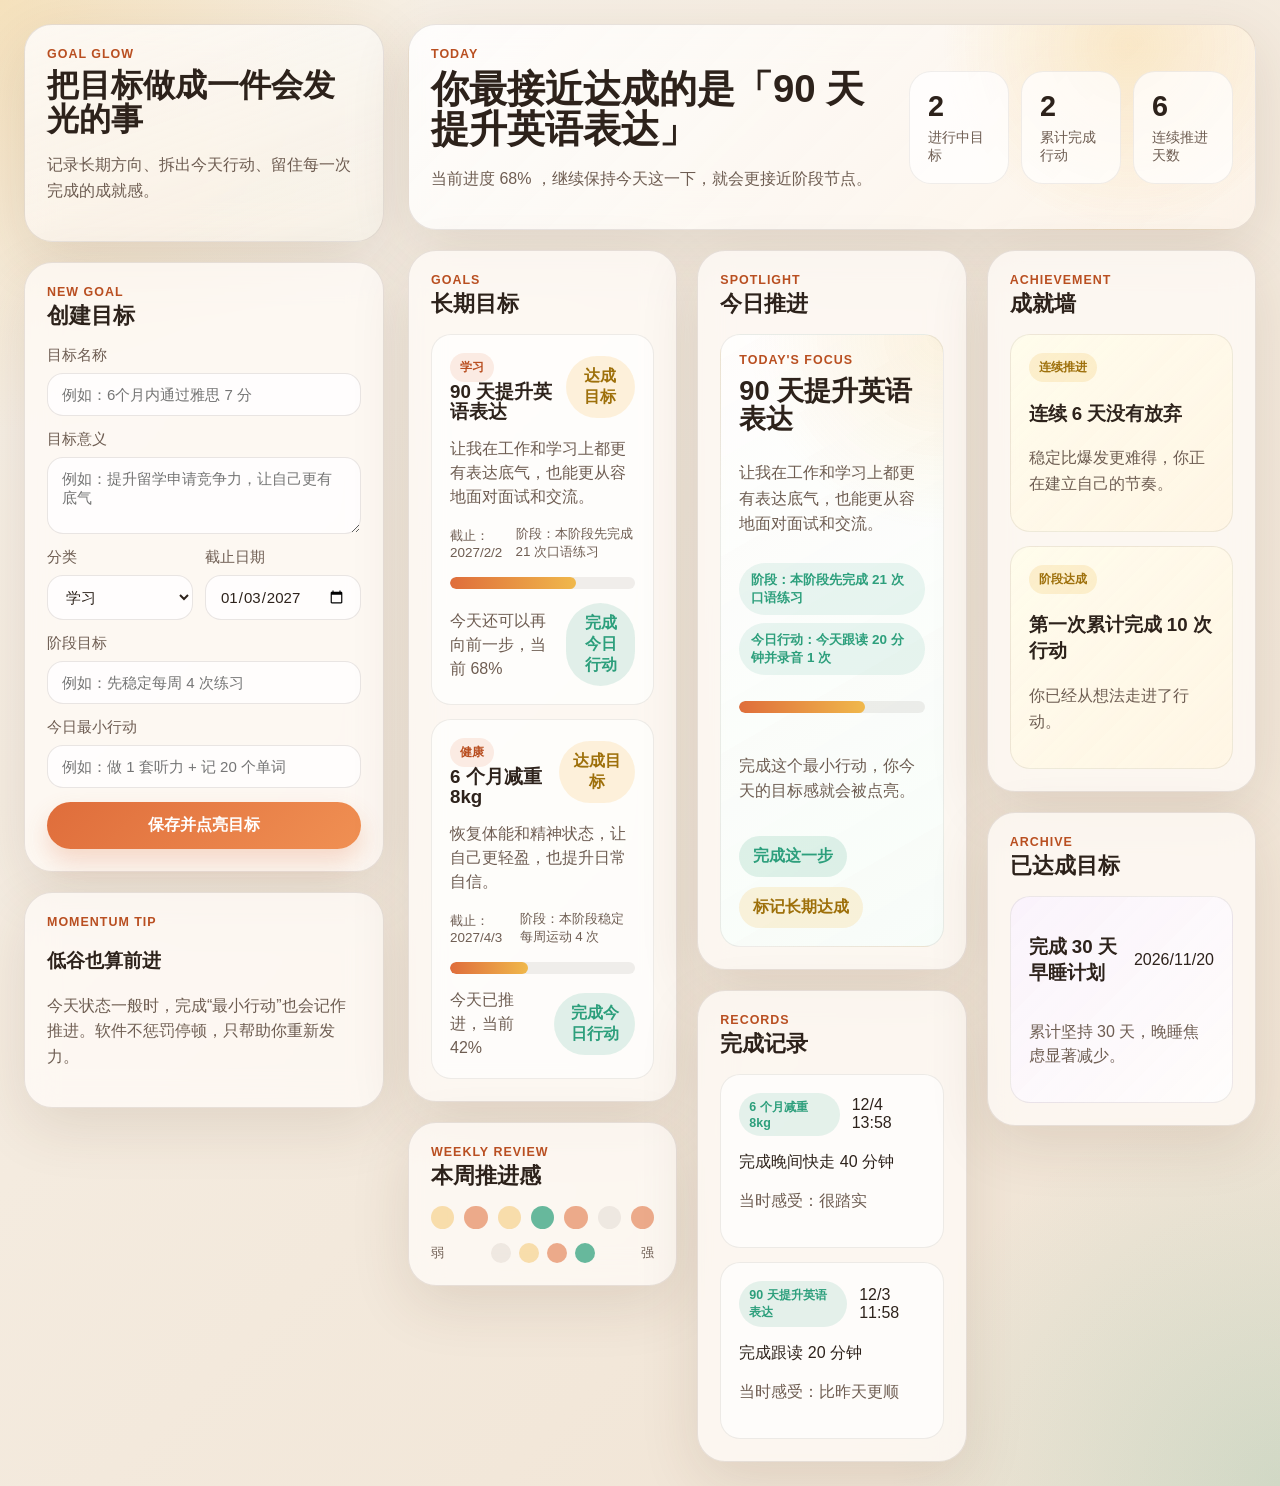
<file: index.html>
<!DOCTYPE html>
<html lang="zh-CN">
<head>
  <meta charset="UTF-8">
  <meta name="viewport" content="width=device-width, initial-scale=1.0">
  <title>Goal Glow - 目标管理 Demo</title>
  <link rel="stylesheet" href="style.css">
</head>
<body>
  <div class="app-shell">
    <aside class="sidebar">
      <div class="brand-card">
        <p class="eyebrow">Goal Glow</p>
        <h1>把目标做成一件会发光的事</h1>
        <p class="muted">记录长期方向、拆出今天行动、留住每一次完成的成就感。</p>
      </div>

      <section class="panel form-panel">
        <div class="section-heading">
          <div>
            <p class="eyebrow">New Goal</p>
            <h2>创建目标</h2>
          </div>
        </div>
        <form id="goal-form">
          <label>
            目标名称
            <input name="title" type="text" maxlength="48" placeholder="例如：6个月内通过雅思 7 分" required>
          </label>
          <label>
            目标意义
            <textarea name="why" rows="3" maxlength="160" placeholder="例如：提升留学申请竞争力，让自己更有底气"></textarea>
          </label>
          <div class="two-column">
            <label>
              分类
              <select name="category">
                <option value="学习">学习</option>
                <option value="健康">健康</option>
                <option value="事业">事业</option>
                <option value="财富">财富</option>
                <option value="生活">生活</option>
              </select>
            </label>
            <label>
              截止日期
              <input name="deadline" type="date" required>
            </label>
          </div>
          <label>
            阶段目标
            <input name="milestone" type="text" maxlength="40" placeholder="例如：先稳定每周 4 次练习">
          </label>
          <label>
            今日最小行动
            <input name="task" type="text" maxlength="40" placeholder="例如：做 1 套听力 + 记 20 个单词">
          </label>
          <button class="primary-btn" type="submit">保存并点亮目标</button>
        </form>
      </section>

      <section class="panel tip-panel">
        <p class="eyebrow">Momentum Tip</p>
        <h3>低谷也算前进</h3>
        <p class="muted">今天状态一般时，完成“最小行动”也会记作推进。软件不惩罚停顿，只帮助你重新发力。</p>
      </section>
    </aside>

    <main class="main-content">
      <section class="hero panel">
        <div>
          <p class="eyebrow">Today</p>
          <h2 id="hero-greeting">今天也在向目标靠近</h2>
          <p id="hero-summary" class="muted">完成一个小动作，也是在给未来的自己交付成果。</p>
        </div>
        <div class="hero-stats">
          <article>
            <span id="active-goals-count">0</span>
            <label>进行中目标</label>
          </article>
          <article>
            <span id="completed-tasks-count">0</span>
            <label>累计完成行动</label>
          </article>
          <article>
            <span id="streak-count">0</span>
            <label>连续推进天数</label>
          </article>
        </div>
      </section>

      <section class="content-grid">
        <div class="column">
          <section class="panel">
            <div class="section-heading">
              <div>
                <p class="eyebrow">Goals</p>
                <h2>长期目标</h2>
              </div>
            </div>
            <div id="goals-list" class="goals-list"></div>
          </section>

          <section class="panel">
            <div class="section-heading">
              <div>
                <p class="eyebrow">Weekly Review</p>
                <h2>本周推进感</h2>
              </div>
            </div>
            <div id="weekly-grid" class="weekly-grid"></div>
            <div class="weekly-caption">
              <span>弱</span>
              <div class="legend">
                <i class="heat heat-0"></i>
                <i class="heat heat-1"></i>
                <i class="heat heat-2"></i>
                <i class="heat heat-3"></i>
              </div>
              <span>强</span>
            </div>
          </section>
        </div>

        <div class="column">
          <section class="panel spotlight-panel">
            <div class="section-heading">
              <div>
                <p class="eyebrow">Spotlight</p>
                <h2>今日推进</h2>
              </div>
            </div>
            <div id="spotlight-card" class="spotlight-card"></div>
          </section>

          <section class="panel">
            <div class="section-heading">
              <div>
                <p class="eyebrow">Records</p>
                <h2>完成记录</h2>
              </div>
            </div>
            <div id="records-list" class="records-list"></div>
          </section>
        </div>

        <div class="column">
          <section class="panel achievement-panel">
            <div class="section-heading">
              <div>
                <p class="eyebrow">Achievement</p>
                <h2>成就墙</h2>
              </div>
            </div>
            <div id="achievement-list" class="achievement-list"></div>
          </section>

          <section class="panel">
            <div class="section-heading">
              <div>
                <p class="eyebrow">Archive</p>
                <h2>已达成目标</h2>
              </div>
            </div>
            <div id="archive-list" class="archive-list"></div>
          </section>
        </div>
      </section>
    </main>
  </div>

  <div id="celebration" class="celebration" aria-live="polite"></div>

  <template id="goal-card-template">
    <article class="goal-card">
      <div class="goal-card-top">
        <div>
          <span class="goal-category"></span>
          <h3 class="goal-title"></h3>
        </div>
        <button class="ghost-btn" data-action="archive">达成目标</button>
      </div>
      <p class="goal-why"></p>
      <div class="goal-meta">
        <span class="goal-deadline"></span>
        <span class="goal-milestone"></span>
      </div>
      <div class="progress-track">
        <div class="progress-fill"></div>
      </div>
      <div class="goal-footer">
        <span class="goal-progress-text"></span>
        <button class="secondary-btn" data-action="complete">完成今日行动</button>
      </div>
    </article>
  </template>

  <script src="app.js"></script>
</body>
</html>
</file>
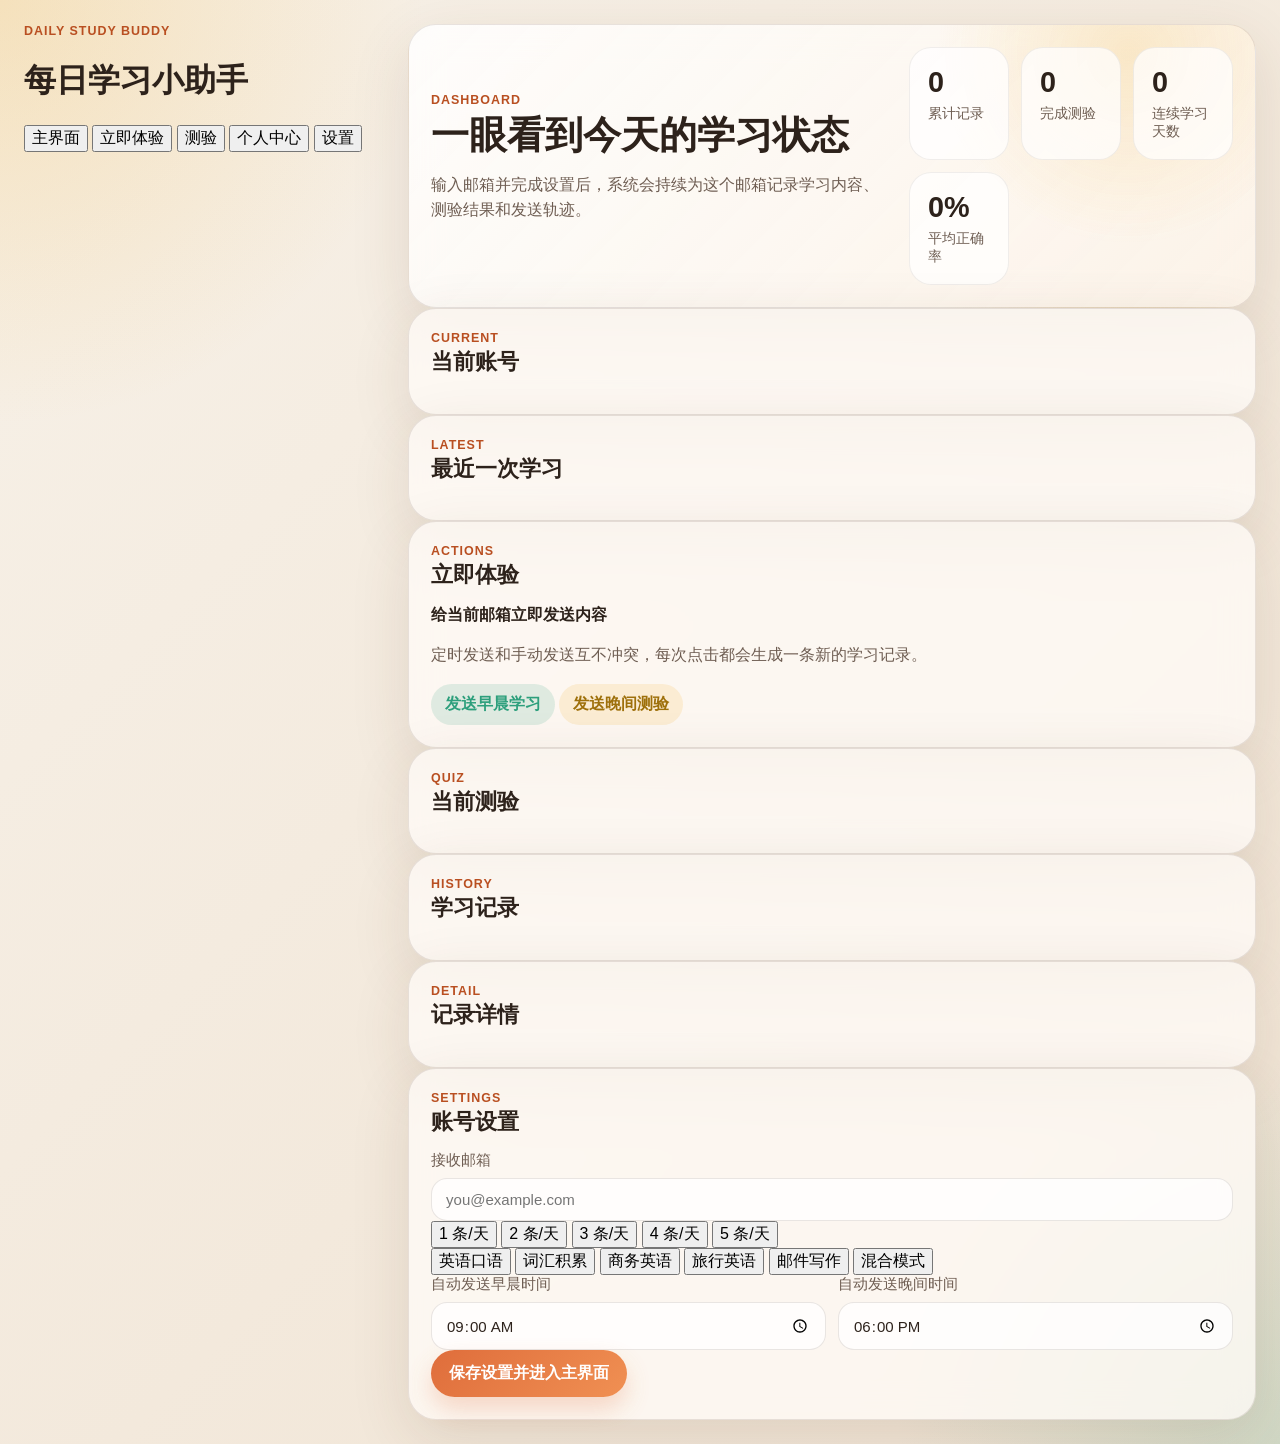
<file: public/index.html>
<!DOCTYPE html>
<html lang="zh-CN">
<head>
  <meta charset="UTF-8">
  <meta name="viewport" content="width=device-width, initial-scale=1.0">
  <title>每日学习小助手</title>
  <link rel="stylesheet" href="/style.css">
</head>
<body>
  <div class="app-shell">
    <header class="topbar">
      <div>
        <p class="eyebrow">Daily Study Buddy</p>
        <h1>每日学习小助手</h1>
      </div>
      <nav class="nav-actions">
        <button id="nav-dashboard" class="nav-btn nav-btn-active" type="button">主界面</button>
        <button id="nav-send" class="nav-btn" type="button">立即体验</button>
        <button id="nav-quiz" class="nav-btn" type="button">测验</button>
        <button id="nav-history" class="nav-btn" type="button">个人中心</button>
        <button id="nav-settings" class="nav-btn" type="button">设置</button>
      </nav>
    </header>

    <main class="screen-shell">
      <section id="view-dashboard" class="view view-active">
        <div class="screen-grid">
          <section class="hero panel">
            <div>
              <p class="eyebrow">Dashboard</p>
              <h2>一眼看到今天的学习状态</h2>
              <p class="muted">输入邮箱并完成设置后，系统会持续为这个邮箱记录学习内容、测验结果和发送轨迹。</p>
            </div>
            <div class="hero-stats">
              <article>
                <span id="stat-sessions">0</span>
                <label>累计记录</label>
              </article>
              <article>
                <span id="stat-quizzes">0</span>
                <label>完成测验</label>
              </article>
              <article>
                <span id="stat-streak">0</span>
                <label>连续学习天数</label>
              </article>
              <article>
                <span id="stat-accuracy">0%</span>
                <label>平均正确率</label>
              </article>
            </div>
          </section>

          <section class="panel summary-panel">
            <div class="section-heading">
              <div>
                <p class="eyebrow">Current</p>
                <h2>当前账号</h2>
              </div>
            </div>
            <div id="account-summary" class="card-area"></div>
          </section>

          <section class="panel summary-panel">
            <div class="section-heading">
              <div>
                <p class="eyebrow">Latest</p>
                <h2>最近一次学习</h2>
              </div>
            </div>
            <div id="latest-summary" class="card-area"></div>
          </section>
        </div>
      </section>

      <section id="view-send" class="view">
        <div class="single-panel-grid">
          <section class="panel">
            <div class="section-heading">
              <div>
                <p class="eyebrow">Actions</p>
                <h2>立即体验</h2>
              </div>
            </div>
            <div class="card-area">
              <div class="card">
                <strong>给当前邮箱立即发送内容</strong>
                <p class="muted">定时发送和手动发送互不冲突，每次点击都会生成一条新的学习记录。</p>
                <div class="action-row large-gap">
                  <button id="send-morning" class="secondary-btn" type="button">发送早晨学习</button>
                  <button id="send-evening" class="ghost-btn" type="button">发送晚间测验</button>
                </div>
              </div>
              <div id="flash-message" class="flash-message hidden"></div>
            </div>
          </section>
        </div>
      </section>

      <section id="view-quiz" class="view">
        <div class="single-panel-grid">
          <section class="panel">
            <div class="section-heading">
              <div>
                <p class="eyebrow">Quiz</p>
                <h2>当前测验</h2>
              </div>
            </div>
            <form id="quiz-form" class="quiz-layout"></form>
          </section>
        </div>
      </section>

      <section id="view-history" class="view">
        <div class="history-grid">
          <section class="panel">
            <div class="section-heading">
              <div>
                <p class="eyebrow">History</p>
                <h2>学习记录</h2>
              </div>
            </div>
            <div id="history-list" class="history-list"></div>
          </section>

          <section class="panel">
            <div class="section-heading">
              <div>
                <p class="eyebrow">Detail</p>
                <h2>记录详情</h2>
              </div>
            </div>
            <div id="history-detail" class="detail-area"></div>
          </section>
        </div>
      </section>

      <section id="view-settings" class="view">
        <div class="single-panel-grid">
          <section class="panel">
            <div class="section-heading">
              <div>
                <p class="eyebrow">Settings</p>
                <h2>账号设置</h2>
              </div>
            </div>
            <form id="profile-form" class="settings-layout">
              <label>
                接收邮箱
                <input id="email" type="email" placeholder="you@example.com" required>
              </label>

              <div class="option-grid">
                <button class="choice-btn" data-target="lesson-count" data-value="1" type="button">1 条/天</button>
                <button class="choice-btn" data-target="lesson-count" data-value="2" type="button">2 条/天</button>
                <button class="choice-btn" data-target="lesson-count" data-value="3" type="button">3 条/天</button>
                <button class="choice-btn" data-target="lesson-count" data-value="4" type="button">4 条/天</button>
                <button class="choice-btn" data-target="lesson-count" data-value="5" type="button">5 条/天</button>
              </div>
              <input id="lesson-count" type="hidden" value="2">

              <div class="option-grid option-grid-wide">
                <button class="choice-btn" data-target="content-type" data-value="spoken" type="button">英语口语</button>
                <button class="choice-btn" data-target="content-type" data-value="vocabulary" type="button">词汇积累</button>
                <button class="choice-btn" data-target="content-type" data-value="business" type="button">商务英语</button>
                <button class="choice-btn" data-target="content-type" data-value="travel" type="button">旅行英语</button>
                <button class="choice-btn" data-target="content-type" data-value="writing" type="button">邮件写作</button>
                <button class="choice-btn" data-target="content-type" data-value="all" type="button">混合模式</button>
              </div>
              <input id="content-type" type="hidden" value="spoken">

              <div class="two-column">
                <label>
                  自动发送早晨时间
                  <input id="morning-time" type="time" value="09:00">
                </label>
                <label>
                  自动发送晚间时间
                  <input id="evening-time" type="time" value="18:00">
                </label>
              </div>

              <button class="primary-btn" type="submit">保存设置并进入主界面</button>
            </form>
          </section>
        </div>
      </section>
    </main>
  </div>

  <script src="/app.js"></script>
</body>
</html>
</file>
<file: style.css>
:root {
  --bg: #f4efe6;
  --bg-accent: #f9f5ee;
  --panel: rgba(255, 252, 247, 0.76);
  --line: rgba(73, 54, 40, 0.12);
  --text: #2d221b;
  --muted: #6e5d52;
  --primary: #df6d3b;
  --primary-deep: #b94f21;
  --mint: #2d9f7c;
  --gold: #f0b84b;
  --rose: #e9937c;
  --shadow: 0 18px 60px rgba(81, 48, 28, 0.12);
  --radius-lg: 28px;
  --radius-md: 20px;
  --radius-sm: 14px;
}

* {
  box-sizing: border-box;
}

body {
  margin: 0;
  min-height: 100vh;
  font-family: "Microsoft YaHei", "PingFang SC", "Segoe UI", sans-serif;
  color: var(--text);
  background:
    radial-gradient(circle at top left, rgba(240, 184, 75, 0.28), transparent 22%),
    radial-gradient(circle at bottom right, rgba(45, 159, 124, 0.16), transparent 20%),
    linear-gradient(135deg, #f7f1e8 0%, #f0e3d3 100%);
}

button,
input,
select,
textarea {
  font: inherit;
}

.app-shell {
  display: grid;
  grid-template-columns: 360px 1fr;
  gap: 24px;
  padding: 24px;
}

.sidebar,
.main-content,
.column {
  display: flex;
  flex-direction: column;
  gap: 20px;
}

.panel,
.brand-card {
  background: var(--panel);
  border: 1px solid var(--line);
  border-radius: var(--radius-lg);
  box-shadow: var(--shadow);
  backdrop-filter: blur(16px);
}

.brand-card,
.panel {
  padding: 22px;
}

.brand-card {
  background:
    linear-gradient(160deg, rgba(255, 255, 255, 0.82), rgba(255, 245, 236, 0.66)),
    linear-gradient(135deg, rgba(223, 109, 59, 0.08), rgba(45, 159, 124, 0.08));
}

.brand-card h1,
.hero h2,
.section-heading h2,
.spotlight-main h3,
.goal-card h3 {
  margin: 0;
  font-family: "Trebuchet MS", "Microsoft YaHei", "Segoe UI", sans-serif;
  line-height: 1.05;
}

.brand-card h1 {
  font-size: 2rem;
  margin-top: 8px;
  margin-bottom: 12px;
}

.eyebrow {
  margin: 0;
  color: var(--primary-deep);
  text-transform: uppercase;
  letter-spacing: 0.08em;
  font-size: 0.78rem;
  font-weight: 700;
}

.muted {
  color: var(--muted);
  line-height: 1.6;
}

.form-panel form,
label {
  display: flex;
  flex-direction: column;
}

form {
  gap: 14px;
}

label {
  gap: 8px;
  font-size: 0.94rem;
  color: var(--muted);
}

input,
textarea,
select {
  width: 100%;
  border: 1px solid rgba(73, 54, 40, 0.12);
  border-radius: 16px;
  background: rgba(255, 255, 255, 0.74);
  padding: 12px 14px;
  color: var(--text);
  outline: none;
  transition: border-color 160ms ease, transform 160ms ease;
}

input:focus,
textarea:focus,
select:focus {
  border-color: rgba(223, 109, 59, 0.6);
  transform: translateY(-1px);
}

textarea {
  resize: vertical;
}

.two-column {
  display: grid;
  grid-template-columns: 1fr 1fr;
  gap: 12px;
}

.primary-btn,
.secondary-btn,
.ghost-btn {
  border: 0;
  border-radius: 999px;
  cursor: pointer;
  transition: transform 160ms ease, box-shadow 160ms ease, opacity 160ms ease;
}

.primary-btn:hover,
.secondary-btn:hover,
.ghost-btn:hover {
  transform: translateY(-1px);
}

.primary-btn {
  padding: 13px 18px;
  background: linear-gradient(135deg, #df6d3b, #f09053);
  color: white;
  box-shadow: 0 12px 24px rgba(223, 109, 59, 0.24);
  font-weight: 700;
}

.secondary-btn {
  padding: 10px 14px;
  background: rgba(45, 159, 124, 0.14);
  color: var(--mint);
  font-weight: 700;
}

.ghost-btn {
  padding: 10px 14px;
  background: rgba(240, 184, 75, 0.18);
  color: #9e700b;
  font-weight: 700;
}

.hero {
  display: flex;
  justify-content: space-between;
  gap: 20px;
  align-items: center;
  min-height: 180px;
  background:
    radial-gradient(circle at 85% 10%, rgba(240, 184, 75, 0.24), transparent 25%),
    linear-gradient(135deg, rgba(255, 255, 255, 0.84), rgba(255, 246, 236, 0.75));
}

.hero h2 {
  margin-top: 8px;
  font-size: clamp(1.8rem, 3vw, 3rem);
}

.hero-stats {
  display: grid;
  grid-template-columns: repeat(3, minmax(100px, 1fr));
  gap: 12px;
  width: min(420px, 100%);
}

.hero-stats article {
  padding: 18px;
  border-radius: 22px;
  background: rgba(255, 255, 255, 0.72);
  border: 1px solid rgba(73, 54, 40, 0.08);
}

.hero-stats span {
  display: block;
  font-family: "Trebuchet MS", "Microsoft YaHei", sans-serif;
  font-weight: 700;
  font-size: 1.8rem;
  margin-bottom: 6px;
}

.hero-stats label {
  color: var(--muted);
  font-size: 0.86rem;
}

.content-grid {
  display: grid;
  grid-template-columns: repeat(3, minmax(0, 1fr));
  gap: 20px;
}

.section-heading {
  display: flex;
  justify-content: space-between;
  align-items: center;
  margin-bottom: 18px;
}

.section-heading h2 {
  margin-top: 6px;
  font-size: 1.35rem;
}

.goals-list,
.records-list,
.achievement-list,
.archive-list {
  display: flex;
  flex-direction: column;
  gap: 14px;
}

.goal-card,
.record-card,
.achievement-card,
.archive-card,
.spotlight-card {
  border-radius: var(--radius-md);
  padding: 18px;
  border: 1px solid rgba(73, 54, 40, 0.09);
  background: rgba(255, 255, 255, 0.64);
}

.goal-card-top,
.goal-footer,
.goal-meta,
.record-top,
.archive-top {
  display: flex;
  align-items: center;
  justify-content: space-between;
  gap: 12px;
}

.goal-category,
.record-tag,
.achievement-badge {
  display: inline-flex;
  align-items: center;
  width: fit-content;
  border-radius: 999px;
  padding: 6px 10px;
  font-size: 0.78rem;
  font-weight: 700;
}

.goal-category {
  color: var(--primary-deep);
  background: rgba(223, 109, 59, 0.12);
}

.goal-why,
.goal-progress-text,
.record-note,
.archive-note {
  color: var(--muted);
  line-height: 1.5;
}

.goal-meta {
  font-size: 0.84rem;
  color: var(--muted);
}

.progress-track {
  height: 12px;
  border-radius: 999px;
  background: rgba(73, 54, 40, 0.08);
  overflow: hidden;
  margin: 16px 0 14px;
}

.progress-fill {
  height: 100%;
  width: 0;
  border-radius: inherit;
  background: linear-gradient(90deg, #df6d3b, #f0b84b);
  transition: width 220ms ease;
}

.weekly-grid {
  display: grid;
  grid-template-columns: repeat(7, 1fr);
  gap: 10px;
}

.heat {
  display: block;
  aspect-ratio: 1;
  border-radius: 16px;
  background: rgba(73, 54, 40, 0.08);
}

.heat-1 {
  background: rgba(240, 184, 75, 0.42);
}

.heat-2 {
  background: rgba(223, 109, 59, 0.56);
}

.heat-3 {
  background: rgba(45, 159, 124, 0.72);
}

.weekly-caption,
.legend {
  display: flex;
  align-items: center;
  gap: 8px;
}

.weekly-caption {
  justify-content: space-between;
  margin-top: 14px;
  color: var(--muted);
  font-size: 0.82rem;
}

.legend i {
  width: 20px;
  aspect-ratio: 1;
}

.spotlight-card {
  min-height: 280px;
  display: flex;
  flex-direction: column;
  gap: 16px;
  background:
    radial-gradient(circle at top right, rgba(240, 184, 75, 0.16), transparent 30%),
    linear-gradient(150deg, rgba(255, 255, 255, 0.76), rgba(246, 254, 250, 0.82));
}

.spotlight-main {
  display: flex;
  flex-direction: column;
  gap: 10px;
}

.spotlight-main h3 {
  font-size: 1.7rem;
}

.spotlight-chip-row {
  display: flex;
  flex-wrap: wrap;
  gap: 8px;
}

.chip {
  border-radius: 999px;
  padding: 8px 12px;
  background: rgba(45, 159, 124, 0.1);
  color: var(--mint);
  font-size: 0.84rem;
  font-weight: 700;
}

.spotlight-actions {
  display: flex;
  gap: 10px;
  flex-wrap: wrap;
  margin-top: auto;
}

.record-card,
.achievement-card,
.archive-card {
  animation: riseIn 300ms ease;
}

.record-tag {
  background: rgba(45, 159, 124, 0.12);
  color: var(--mint);
}

.achievement-card {
  background: linear-gradient(135deg, rgba(255, 252, 235, 0.88), rgba(255, 245, 224, 0.72));
}

.achievement-badge {
  background: rgba(240, 184, 75, 0.2);
  color: #9e700b;
}

.archive-card {
  background: linear-gradient(135deg, rgba(249, 242, 255, 0.8), rgba(255, 255, 255, 0.72));
}

.empty-state {
  padding: 18px;
  border-radius: var(--radius-md);
  background: rgba(255, 255, 255, 0.56);
  color: var(--muted);
  line-height: 1.6;
  border: 1px dashed rgba(73, 54, 40, 0.12);
}

.celebration {
  position: fixed;
  right: 24px;
  bottom: 24px;
  width: min(360px, calc(100vw - 24px));
  padding: 18px 20px;
  border-radius: 24px;
  background: rgba(45, 159, 124, 0.94);
  color: white;
  box-shadow: 0 20px 40px rgba(45, 159, 124, 0.28);
  transform: translateY(120%);
  opacity: 0;
  transition: transform 260ms ease, opacity 260ms ease;
  z-index: 20;
}

.celebration.show {
  transform: translateY(0);
  opacity: 1;
}

@keyframes riseIn {
  from {
    opacity: 0;
    transform: translateY(10px);
  }
  to {
    opacity: 1;
    transform: translateY(0);
  }
}

@media (max-width: 1180px) {
  .app-shell {
    grid-template-columns: 1fr;
  }

  .content-grid {
    grid-template-columns: 1fr;
  }
}

@media (max-width: 720px) {
  .app-shell {
    padding: 14px;
    gap: 16px;
  }

  .hero,
  .goal-card-top,
  .goal-footer,
  .goal-meta,
  .record-top,
  .archive-top {
    flex-direction: column;
    align-items: flex-start;
  }

  .two-column,
  .hero-stats {
    grid-template-columns: 1fr;
  }
}
</file>
